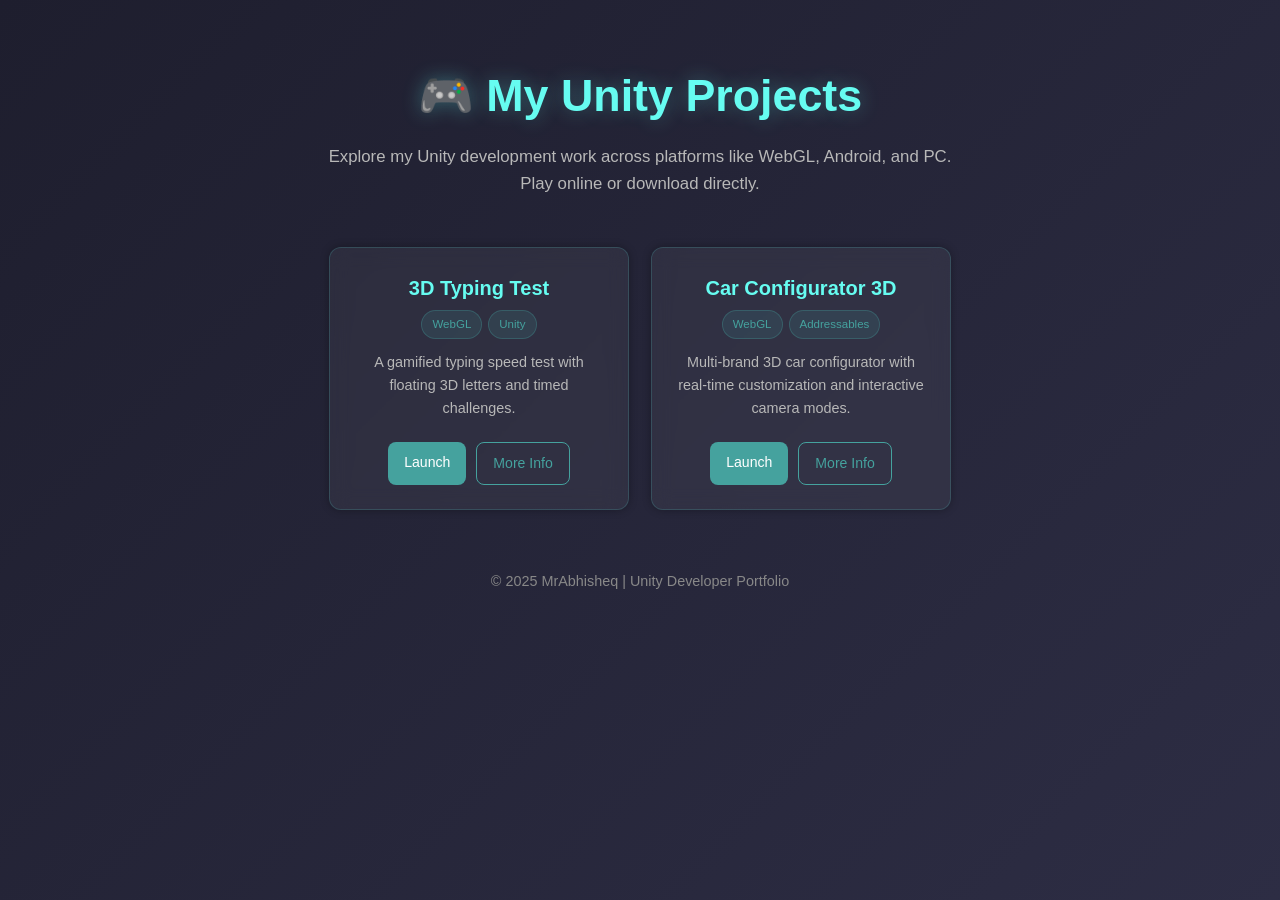
<file: index.html>
<!DOCTYPE html>
<html lang="en">
<head>
  <meta charset="UTF-8">
  <title>My Unity Projects | Portfolio</title>
  <meta name="viewport" content="width=device-width, initial-scale=1.0">
  <meta name="description" content="Unity developer portfolio featuring WebGL, Android, and PC projects.">
  <link rel="stylesheet" href="css/style.css">
</head>
<body>

  <div class="container">

    <div class="header">
      <h1>🎮 My Unity Projects</h1>
      <p class="subtitle">
        Explore my Unity development work across platforms like WebGL, Android, and PC.
        Play online or download directly.
      </p>
    </div>

    <div class="projects">

      <!-- Project: 3D Typing Test -->
      <div class="card">
        <h2>3D Typing Test</h2>
        <div class="tags">
          <span class="tag">WebGL</span>
          <span class="tag">Unity</span>
        </div>
        <p class="tagline">A gamified typing speed test with floating 3D letters and timed challenges.</p>
        <div class="buttons">
          <a class="btn" href="https://mrabhisheq.github.io/Simple-3DTypingTest/" target="_blank">Launch</a>
          <a class="btn btn-outline" href="ProjectInfo/3d-typing-test.html">More Info</a>
        </div>
      </div>

      <!-- Project: Car Configurator 3D -->
      <div class="card">
        <h2>Car Configurator 3D</h2>
        <div class="tags">
          <span class="tag">WebGL</span>
          <span class="tag">Addressables</span>
        </div>
        <p class="tagline">Multi-brand 3D car configurator with real-time customization and interactive camera modes.</p>
        <div class="buttons">
          <a class="btn" href="https://example.com/CarConfigurator3D" target="_blank">Launch</a>
          <a class="btn btn-outline" href="ProjectInfo/car-configurator-3d.html">More Info</a>
        </div>
      </div>

      <!--
        =========================================================
        HIDDEN PROJECT TEMPLATE — copy this block for new projects
        1. Duplicate the <div class="card"> ... </div> block below.
        2. Remove the surrounding comment tags on your copy.
        3. Update title, tags, tagline, links.
        4. Duplicate ProjectInfo/template.html, rename it, and edit content.
        =========================================================

      <div class="card">
        <h2>New Project Title</h2>
        <div class="tags">
          <span class="tag">Platform</span>
          <span class="tag">Tech</span>
        </div>
        <p class="tagline">Short one-line description of the project.</p>
        <div class="buttons">
          <a class="btn" href="LIVE_LINK_HERE" target="_blank">Launch</a>
          <a class="btn btn-outline" href="ProjectInfo/new-project.html">More Info</a>
        </div>
      </div>

      -->

    </div>

    <footer>
      © 2025 MrAbhisheq | Unity Developer Portfolio
    </footer>

  </div>

</body>
</html>
</file>
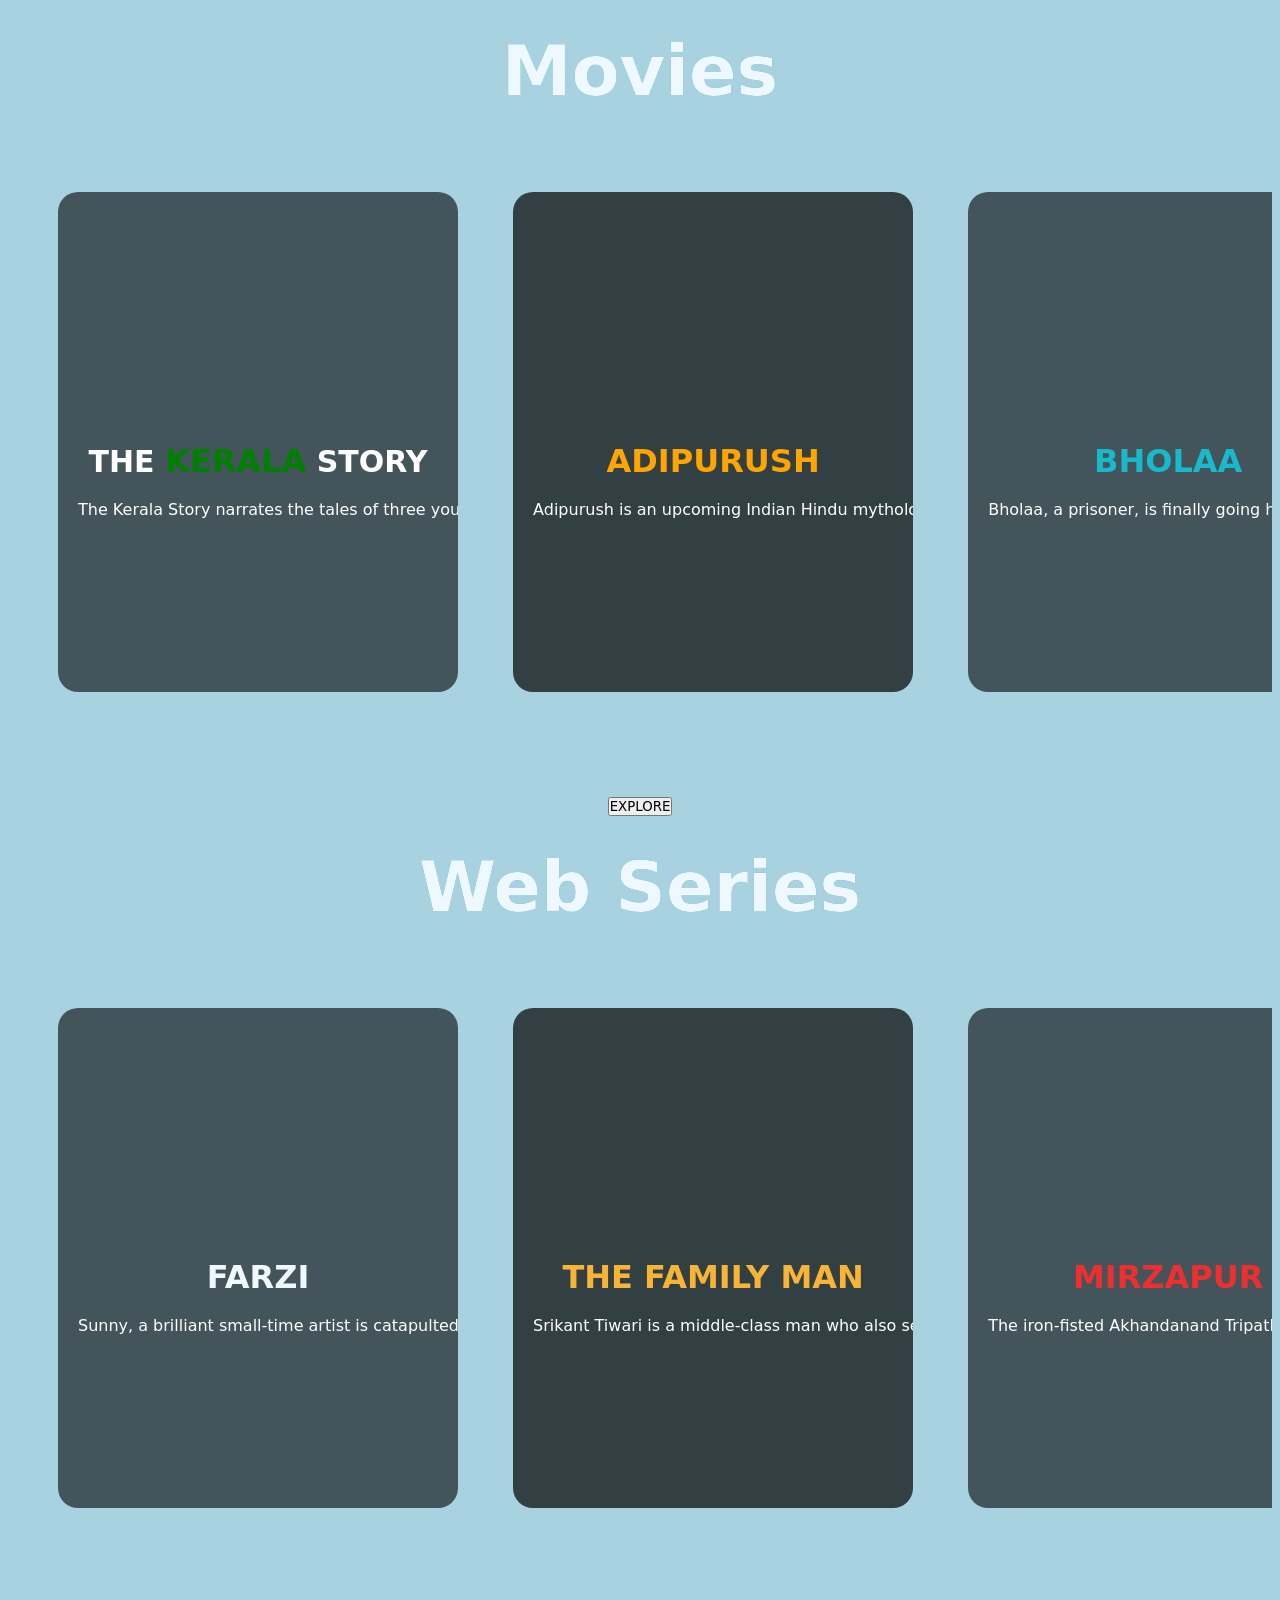
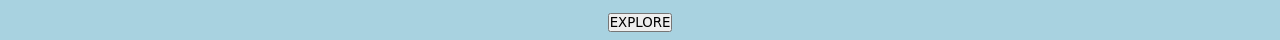
<file: cardLayout-web.html>
<!DOCTYPE html>
<html lang="en">
<head>
    <meta charset="UTF-8">
    <meta http-equiv="X-UA-Compatible" content="IE=edge">
    <meta name="viewport" content="width=device-width, initial-scale=0.1">
    <title>MovieFlix</title>
</head>

<style>
    body{
        background-color: #a8d2e0;
    }

    *{
        box-sizing: border-box;
        padding: 0;
        font-family: system-ui, -apple-system, BlinkMacSystemFont, 'Segoe UI', Roboto, Oxygen, Ubuntu, Cantarell, 'Open Sans', 'Helvetica Neue', sans-serif;
    }

    /* .movies{
        margin: 4px, 4px;
        padding: 4px;
        white-space: nowrap;
    } */

    .scroll{
        /* margin: 4px, 4px; */
        padding: 50px;
        overflow-x: scroll;
        overflow-y: hidden;
        white-space: nowrap;
    }
    .scroll::-webkit-scrollbar {
        display: none;
    }
    
    .heading{
        font-size: 70px;
        font-weight: bold;
        text-align: center;
        margin: 30px 0;
        background-image: linear-gradient(to right, #00b4db, #0083b0);
        background-clip: text;
        color: aliceblue;
    }

    .card{
        display: inline-block;
        height: 500px;
        width: 400px;
        padding: 20px;
        background-repeat: no-repeat;
        background-size: cover;
        background-position: center;
        /* background-color: black; */
        color: white;
        border-radius: 20px;
        margin-right: 50px;
        margin-bottom: 50px;
        overflow: hidden;
        overflow-y: auto;
    }
    .card::-webkit-scrollbar {
        display: none;
    }
    .card:hover{
        box-shadow: 0px 0px 20px 10px grey;
        transform: scale(1.03);
        transition: 0.2s;
    }
    .image{
        height: 200px;
        width: 200px;
        border-radius: 50%;
        background-repeat: no-repeat;
        background-position: center;
        background-size: cover;
        margin: auto;
    }
    /* .image:hover{
        box-shadow: 0px 0px 15px 3px white;
        transition: 0.2s;
    } */
    .card h2{
        text-transform: uppercase;
        text-align: center;
        font-size: 30px;
        margin: 30px 0 20px 0;
    }
    .card p{
        text-align: justify;
    }
    
    /* Card 1 Starts here */
    .card1{
        background-image: linear-gradient(rgba(0, 0, 0, 0.6),rgba(0, 0, 0, 0.6)), url("https://images.mid-day.com/images/images/2023/apr/kerala-story1_d.jpg");
    }
    .card1 .image1{
        background-image: url("https://images.mid-day.com/images/images/2023/apr/kerala-story1_d.jpg");
    }
    .card1 span{
        color: green;
        font-size: 32px
    }
    .card1 .image:hover{
        box-shadow: 0px 0px 30px 3px green;
        transition: 0.2s;
    }
  
    /* Card 2 Starts here  */
    .card2{
        background-image: linear-gradient(rgba(0, 0, 0, 0.7),rgba(0, 0, 0, 0.7)), url("https://upload.wikimedia.org/wikipedia/en/thumb/c/cf/Adipurush_poster.jpeg/220px-Adipurush_poster.jpeg");
    }
    .card2 .image1{
        background-image: url("https://assetscdn1.paytm.com/images/cinema/Gallery-image_5-bf762f60-e317-11ed-8235-2bfd8cec2fc6.jpg");
        background-position: top;
    }
    .card2 span{
        color: orange;
        font-size: 32px
    }
    .card2 .image:hover{
        box-shadow: 0px 0px 30px 3px orange;
        transition: 0.2s;
    }

    /* Card 3 Starts here  */
    .card3{
        background-image: linear-gradient(rgba(0, 0, 0, 0.6),rgba(0, 0, 0, 0.6)), url("https://upload.wikimedia.org/wikipedia/en/thumb/e/e1/Bholaa_film_poster.jpg/220px-Bholaa_film_poster.jpg");
    }
    .card3 .image1{
        background-image: url("https://images.news18.com/ibnlive/uploads/2023/03/ajay-devgn-bholaa-review.jpg");
        background-size: 340px;
        background-position: top;
    }
    .card3 span{
        color: rgb(23, 185, 203);
        font-size: 32px
    }
    .card3 .image:hover{
        box-shadow: 0px 0px 30px 3px rgb(23, 185, 203);
        transition: 0.2s;
    }

    /* Card 4 Starts here  */
    .cardws4{
        background-image: linear-gradient(rgba(0, 0, 0, 0.7),rgba(0, 0, 0, 0.7)), url("https://m.media-amazon.com/images/M/MV5BZDkxODJmNDktZDcxMy00MGJkLWI3NzEtNzVkYTdkZWI0ZmVkXkEyXkFqcGdeQXVyNDY4NjAxNTc@._V1_.jpg");
    }
    .cardws4 .image1{
        background-image: url("https://static.toiimg.com/photo/msid-91662630/91662630.jpg?15400");
    }
    .cardws4 span{
        color: rgba(253, 8, 0, 0.789);
        font-size: 32px
    }
    .cardws4 .image:hover{
        box-shadow: 0px 0px 30px 3px rgb(184, 113, 7);
        transition: 0.2s;
    }

    /* Card 5 Starts here  */
    .card5{
        background-image: linear-gradient(rgba(0, 0, 0, 0.75),rgba(0, 0, 0, 0.75)), url("https://m.media-amazon.com/images/M/MV5BNzdiYzMyZjktODRhOC00OWM1LWI4NWUtNTlkNjRjM2RkMjM5XkEyXkFqcGdeQXVyOTI3MzI4MzA@._V1_.jpg");
    }
    .card5 .image1{
        background-image: url("https://www.bollywoodhungama.com/wp-content/uploads/2022/10/Kartik-Aaryan-unveils-his-stunning-look-in-620.jpg");
    }
    .card5 span{
        color: rgb(181, 179, 179);
        font-size: 32px
    }
    .card5 .image:hover{
        box-shadow: 0px 0px 30px 3px grey;
        transition: 0.2s;
    }

    /* Card 6 Starts here  */
    .card6{
        background-image: linear-gradient(rgba(0, 0, 0, 0.6),rgba(0, 0, 0, 0.6)), url("https://www.internationalnewsandviews.com/wp-content/uploads/2022/10/PATHANPOSTER-696x1225.jpg");
        background-position-y: -35px;
    }
    .card6 .image1{
        background-image: url("https://filmfare.wwmindia.com/content/2022/dec/pathaan11669878737.jpg");
    }
    .card6 span{
        color: rgb(217, 192, 139);
        font-size: 32px
    }
    .card6 .image:hover{
        box-shadow: 0px 0px 30px 3px rgb(217, 192, 139);
        transition: 0.2s;
    }

    /* Card 1 Starts here */
    .cardws1{
        background-image: linear-gradient(rgba(0, 0, 0, 0.6),rgba(0, 0, 0, 0.6)), url("https://m.media-amazon.com/images/M/MV5BNThlNGZjZDQtYzJjMi00MzM4LWFkNjctNDMwZmFjNWJkM2I4XkEyXkFqcGdeQXVyMTUzNTgzNzM0._V1_FMjpg_UX1000_.jpg");
    }
    .cardws1 .image1{
        background-image: url("https://upload.wikimedia.org/wikipedia/en/d/d2/Farzi.jpeg");
    }
    .cardws1 span{
        color: aliceblue;
        font-size: 32px
    }
    .cardws1 .image:hover{
        box-shadow: 0px 0px 30px 3px #c3c88a;
        transition: 0.2s;
    }
  
    /* Card 2 Starts here  */
    .cardws2{
        background-image: linear-gradient(rgba(0, 0, 0, 0.7),rgba(0, 0, 0, 0.7)), url("https://wallpaperaccess.com/full/6042443.jpg");
    }
    .cardws2 .image1{
        background-image: url("https://m.media-amazon.com/images/M/MV5BMzRjZWVmMzItNTdmYS00OWEzLTgyOGUtNThiNTU2ZThlYjY0XkEyXkFqcGdeQXVyMTIxMDk2NDE4._V1_.jpg");
        background-position-y: -40px;
    }
    .cardws2 span{
        color: rgb(247, 180, 55);
        font-size: 32px
    }
    .cardws2 .image:hover{
        box-shadow: 0px 0px 30px 3px rgb(237, 165, 30);
        transition: 0.2s;
    }

    /* Card 3 Starts here  */
    .cardws3{
        background-image: linear-gradient(rgba(0, 0, 0, 0.6),rgba(0, 0, 0, 0.6)), url("https://m.media-amazon.com/images/M/MV5BMjEzNzMwNjAzMl5BMl5BanBnXkFtZTgwMTI4MzY3NjM@._V1_.jpg");
    }
    .cardws3 .image1{
        background-image: url("https://www.iwmbuzz.com/wp-content/uploads/2020/02/all-you-need-to-know-about-mirzapur-season-2.jpg");
        background-size: cover;
        background-position-x: -130px;
    }
    .cardws3 span{
        color: rgb(237, 47, 47);
        font-size: 32px
    }
    .cardws3 .image:hover{
        box-shadow: 0px 0px 30px 3px rgb(244, 43, 43);
        transition: 0.2s;
    }

    /* Card 4 Starts here  */
    .card4{
        background-image: linear-gradient(rgba(0, 0, 0, 0.7),rgba(0, 0, 0, 0.7)), url("https://upload.wikimedia.org/wikipedia/en/3/3a/Selfiee_film.jpg");
    }
    .card4 .image1{
        background-image: url("https://m.media-amazon.com/images/M/MV5BZmMwOGFkYzgtODY0ZC00ZDJiLWE5MDUtNWFjNWEyZWMxMTM1XkEyXkFqcGdeQXVyMTMzNzIyNDc1._V1_.jpg");
    }
    .card4 span{
        color: yellow;
        font-size: 32px
    }
    .card4 .image:hover{
        box-shadow: 0px 0px 30px 3px yellow;
        transition: 0.2s;
    }

    /* Card 5 Starts here  */
    .card5{
        background-image: linear-gradient(rgba(0, 0, 0, 0.75),rgba(0, 0, 0, 0.75)), url("https://m.media-amazon.com/images/M/MV5BNzdiYzMyZjktODRhOC00OWM1LWI4NWUtNTlkNjRjM2RkMjM5XkEyXkFqcGdeQXVyOTI3MzI4MzA@._V1_.jpg");
    }
    .card5 .image1{
        background-image: url("https://www.bollywoodhungama.com/wp-content/uploads/2022/10/Kartik-Aaryan-unveils-his-stunning-look-in-620.jpg");
    }
    .card5 span{
        color: rgb(181, 179, 179);
        font-size: 32px
    }
    .card5 .image:hover{
        box-shadow: 0px 0px 30px 3px grey;
        transition: 0.2s;
    }

    /* Card 6 Starts here  */
    .card6{
        background-image: linear-gradient(rgba(0, 0, 0, 0.6),rgba(0, 0, 0, 0.6)), url("https://www.internationalnewsandviews.com/wp-content/uploads/2022/10/PATHANPOSTER-696x1225.jpg");
        background-position-y: -35px;
    }
    .card6 .image1{
        background-image: url("https://filmfare.wwmindia.com/content/2022/dec/pathaan11669878737.jpg");
    }
    .card6 span{
        color: rgb(217, 192, 139);
        font-size: 32px
    }
    .card6 .image:hover{
        box-shadow: 0px 0px 30px 3px rgb(217, 192, 139);
        transition: 0.2s;
    }

</style>

<body>
    <center>
        <h1 class="heading">Movies</h1>
        <div class="movies scroll">
            <div class=" card card1">
                <div class="image image1"></div>
                <h2>the <span>kerala</span> story</h2>
                <p>
                    The Kerala Story narrates the tales of three young girls from various regions of Kerala, with the primary focus on the story of Shalini, who is abducted and subsequently converted to Islam. Shalini is then radicalized. and compelled to join ISIS as a terrorist.
                </p>

            </div>

            <div class="card card2">
                <div class="image image1"></div>
                <h2><span>Adipurush</span></h2>
                <p>
                    Adipurush is an upcoming Indian Hindu mythological film based on the Hindu epic Ramayana. The film is written and directed by Om Raut and produced by T-Series and Retrophiles. Shot simultaneously in Hindi and Telugu languages.
                </p>
            </div>

            <div class="card card3">
                <div class="image image1"></div>
                <h2><span>Bholaa</span></h2>
                <p>
                    Bholaa, a prisoner, is finally going home after 10 years of imprisonment to meet his young daughter. His journey gets difficult when he is arrested mid-way. At first, he is not aware of the grave situation he has got himself into but after a crazy incident takes place, he must travel a pathway full of crazy obstacles with death lurking around every corner.
                </p>
            </div>

            <div class="card card4">
                <div class="image image1"></div>
                <h2><span>Selfiee</span></h2>
                <p>
                    Selfiee is the Hindi remake of the 2019 Malayalam-language comedy Driving License that follows famous actor Prithviraj Sukumaran (Hareendran) who needs to renew his driver's license, and runs across a fan in the motor vehicle agent. A series of misunderstandings cause many a problem.
                </p>
            </div>

            <div class="card card5">
                <div class="image image1"></div>
                <h2><span>Freddy</span></h2>
                <p>
                    The story of Dr Freddy Ginwala, a shy, loner, and socially awkward individual who enjoys playing with his model aeroplanes, is the main character in Freddy. Hardy, his pet turtle, is his only buddy. In this thriller, Aaryan is portraying a grey character for the first time in his acting career. He portrays the title character, a dentist who also works as a killer.
                </p>
            </div>

            <div class="card card6">
                <div class="image image1"></div>
                <h2><span>Pathaan</span></h2>
                <p>
                    Pathaan, a RAW field agent who went missing for three years and had no trace of him until terrorists captured him in his last mission. They torture him in an attempt to acquire the information, but he ultimately cuts himself loose and flees the enemies' clutches. On the other end of the story, Deepika Padukone, as a secret agent, is hunting a drug kingpin named Shabir Ansari, portrayed by John Abraham, but is unable to find any leads.
                </p>
            </div>
        </div>
        <span class="explore"><button class="explore-button">EXPLORE</button></span>
        <!-- %%%%%%%%%%%%%%%%%%%%%%%%%%%%%%%%%%%%%%%%%%%%%%%%%%%%%%%%%%%%%%%%%%%%%%%%%%% -->
        <h1 class="heading">Web Series</h1>
        <div class="web-series scroll">
            <div class=" card cardws1">
                <div class="image image1"></div>
                <h2><span>Farzi</span></h2>
                <p>
                    Sunny, a brilliant small-time artist is catapulted into the high-stakes world of counterfeiting when he creates the perfect fake currency note, even as Michael, a fiery, unorthodox task force officer wants to rid the country of the counterfeiting menace. In this thrilling cat-and-mouse race, losing is not an option!
                </p>

            </div>

            <div class="card cardws2">
                <div class="image image1"></div>
                <h2><span>The Family Man</span></h2>
                <p>
                    Srikant Tiwari is a middle-class man who also serves as a world-class spy; he tries to balance his familial responsibilities with those at the highly secretive special cell of the National Intelligence Agency.
                </p>
            </div>

            <div class="card cardws3">
                <div class="image image1"></div>
                <h2><span>Mirzapur</span></h2>
                <p>
                    The iron-fisted Akhandanand Tripathi is a millionaire carpet exporter and the mafia don of Mirzapur. His son, Munna, is an unworthy, power hungry heir who will stop at nothing to inherit his father's legacy. An incident at a wedding procession forces him to cross paths with Ramakant Pandit, an upstanding lawyer, and his sons, Guddu and Bablu.
                </p>
            </div>

            <div class="card cardws4">
                <div class="image image1"></div>
                <h2><span>Panchayat</span></h2>
                <p>
                    Panchayat is a comedy-drama, which captures the journey of an engineering graduate Abhishek, who for lack of a better job option joins as secretary of a panchayat office in a remote village of Uttar Pradesh. Stuck between crazy villagers and a difficult village lifestyle Abhishek starts his job with the sole motivation of getting out of there as soon as possible, for which he even prepares for CAT.
                </p>
            </div>

            <div class="card cardws5">
                <div class="image image1"></div>
                <h2><span>Freddy</span></h2>
                <p>
                    The story of Dr Freddy Ginwala, a shy, loner, and socially awkward individual who enjoys playing with his model aeroplanes, is the main character in Freddy. Hardy, his pet turtle, is his only buddy. In this thriller, Aaryan is portraying a grey character for the first time in his acting career. He portrays the title character, a dentist who also works as a killer.
                </p>
            </div>

            <div class="card cardws6">
                <div class="image image1"></div>
                <h2><span>Pathaan</span></h2>
                <p>
                    Pathaan, a RAW field agent who went missing for three years and had no trace of him until terrorists captured him in his last mission. They torture him in an attempt to acquire the information, but he ultimately cuts himself loose and flees the enemies' clutches. On the other end of the story, Deepika Padukone, as a secret agent, is hunting a drug kingpin named Shabir Ansari, portrayed by John Abraham, but is unable to find any leads.
                </p>
            </div>
        </div>
        <span class="explore"><button class="explore-button">EXPLORE</button></span>
    </center>
</body>
</html>
</file>
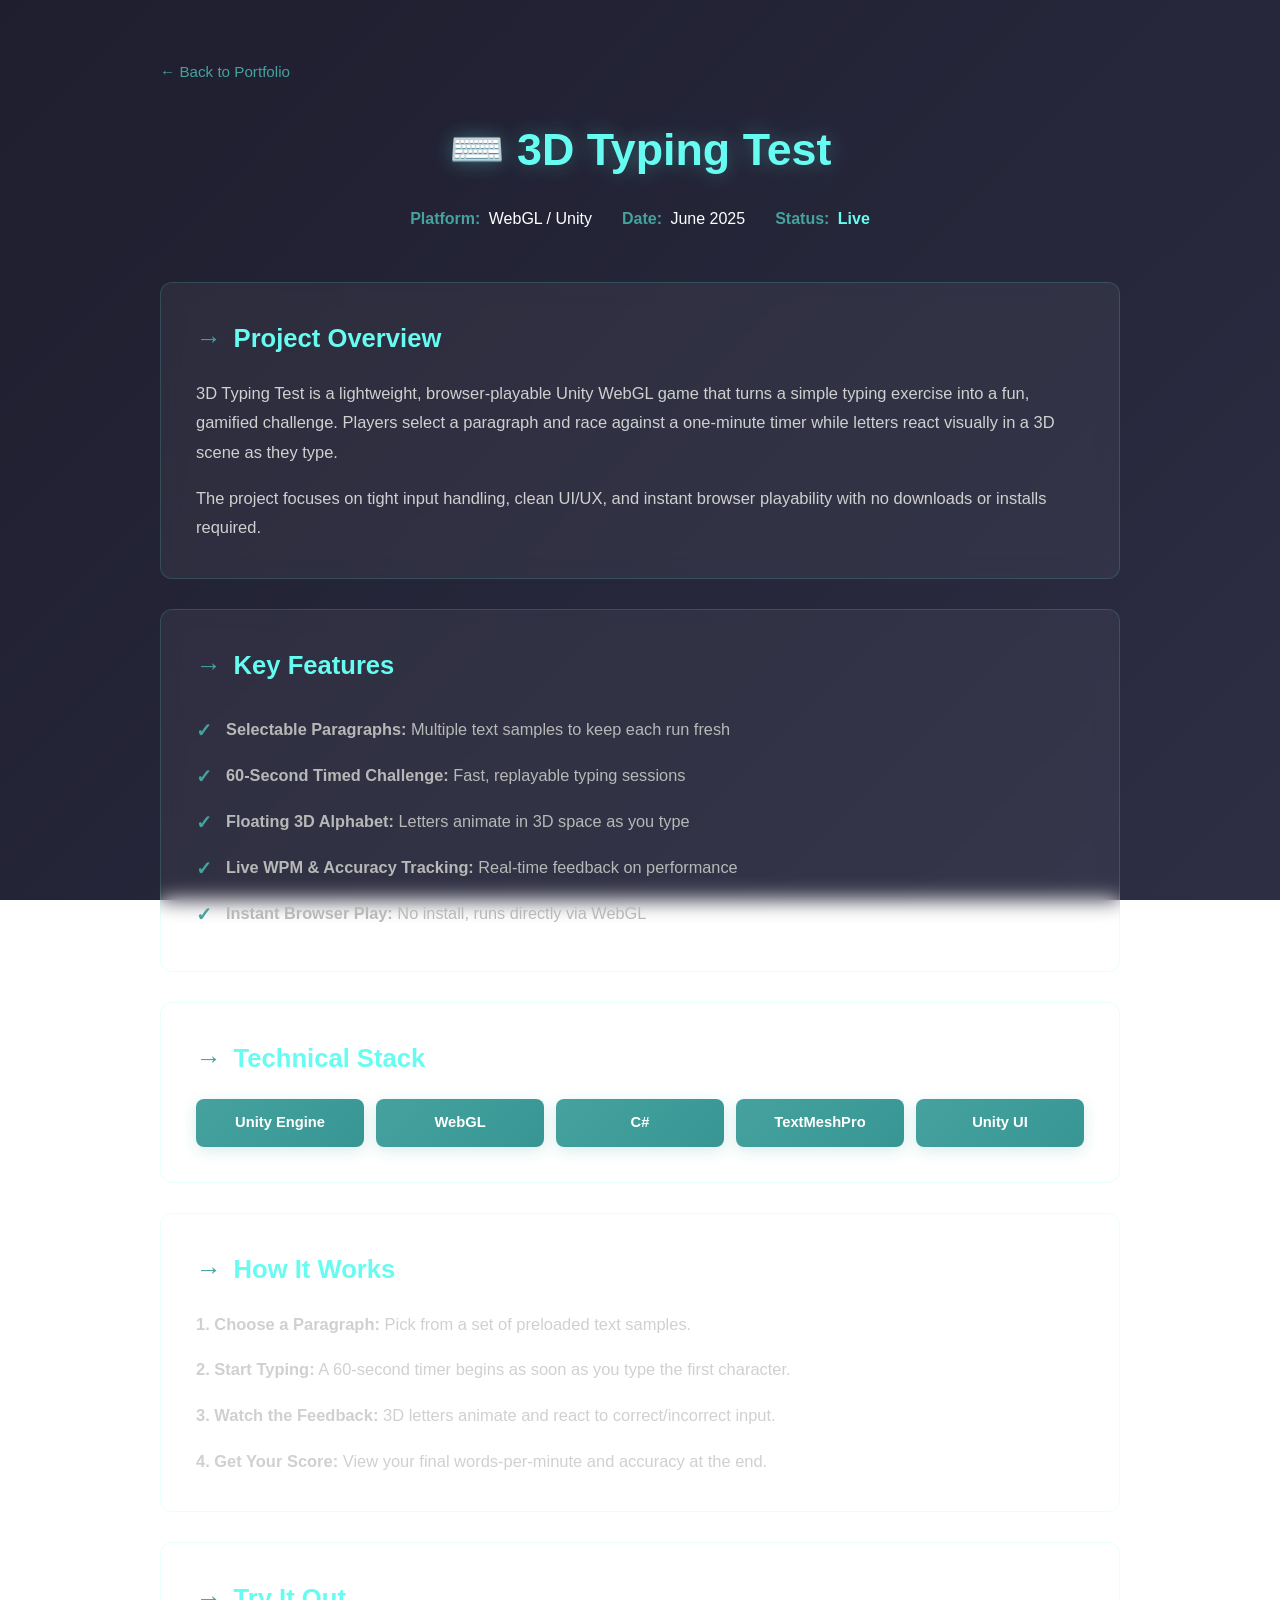
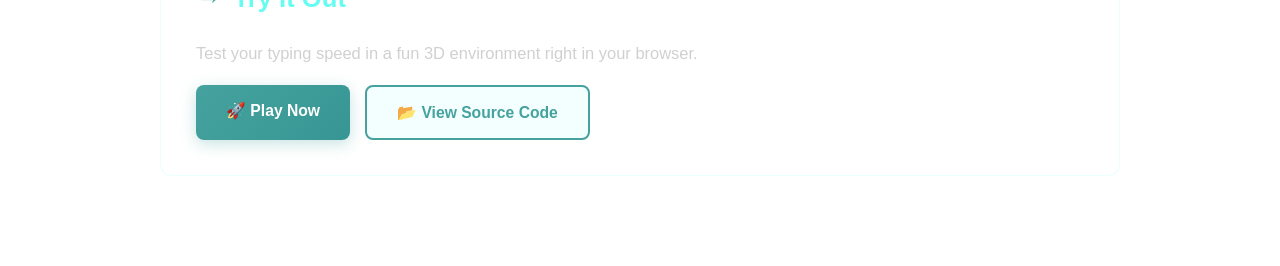
<file: ProjectInfo/3d-typing-test.html>
<!DOCTYPE html>
<html lang="en">
<head>
  <meta charset="UTF-8">
  <title>3D Typing Test - Project Info</title>
  <meta name="viewport" content="width=device-width, initial-scale=1.0">
  <link rel="stylesheet" href="../css/style.css">
</head>
<body>

  <div class="container">
    <div class="breadcrumb">
      <a href="../index.html">← Back to Portfolio</a>
    </div>

    <div class="header">
      <h1>⌨️ 3D Typing Test</h1>
      <div class="meta-info">
        <div class="meta-item"><span class="meta-label">Platform:</span> WebGL / Unity</div>
        <div class="meta-item"><span class="meta-label">Date:</span> June 2025</div>
        <div class="meta-item"><span class="meta-label">Status:</span> <span class="status-live">Live</span></div>
      </div>
    </div>

    <div class="section">
      <h2>Project Overview</h2>
      <p class="description">
        3D Typing Test is a lightweight, browser-playable Unity WebGL game that turns a simple
        typing exercise into a fun, gamified challenge. Players select a paragraph and race
        against a one-minute timer while letters react visually in a 3D scene as they type.
      </p>
      <p class="description">
        The project focuses on tight input handling, clean UI/UX, and instant browser
        playability with no downloads or installs required.
      </p>
    </div>

    <div class="section">
      <h2>Key Features</h2>
      <ul class="feature-list">
        <li><strong>Selectable Paragraphs:</strong> Multiple text samples to keep each run fresh</li>
        <li><strong>60-Second Timed Challenge:</strong> Fast, replayable typing sessions</li>
        <li><strong>Floating 3D Alphabet:</strong> Letters animate in 3D space as you type</li>
        <li><strong>Live WPM & Accuracy Tracking:</strong> Real-time feedback on performance</li>
        <li><strong>Instant Browser Play:</strong> No install, runs directly via WebGL</li>
      </ul>
    </div>

    <div class="section">
      <h2>Technical Stack</h2>
      <div class="tech-stack">
        <div class="tech-badge">Unity Engine</div>
        <div class="tech-badge">WebGL</div>
        <div class="tech-badge">C#</div>
        <div class="tech-badge">TextMeshPro</div>
        <div class="tech-badge">Unity UI</div>
      </div>
    </div>

    <div class="section">
      <h2>How It Works</h2>
      <p class="description"><strong>1. Choose a Paragraph:</strong> Pick from a set of preloaded text samples.</p>
      <p class="description"><strong>2. Start Typing:</strong> A 60-second timer begins as soon as you type the first character.</p>
      <p class="description"><strong>3. Watch the Feedback:</strong> 3D letters animate and react to correct/incorrect input.</p>
      <p class="description"><strong>4. Get Your Score:</strong> View your final words-per-minute and accuracy at the end.</p>
    </div>

    <div class="section">
      <h2>Try It Out</h2>
      <p class="description">Test your typing speed in a fun 3D environment right in your browser.</p>
      <div class="button-group">
        <a class="button" href="https://mrabhisheq.github.io/Simple-3DTypingTest/" target="_blank">🚀 Play Now</a>
        <a class="button button-secondary" href="https://github.com/MrAbhisheq" target="_blank">📂 View Source Code</a>
      </div>
    </div>

  </div>

</body>
</html>
</file>
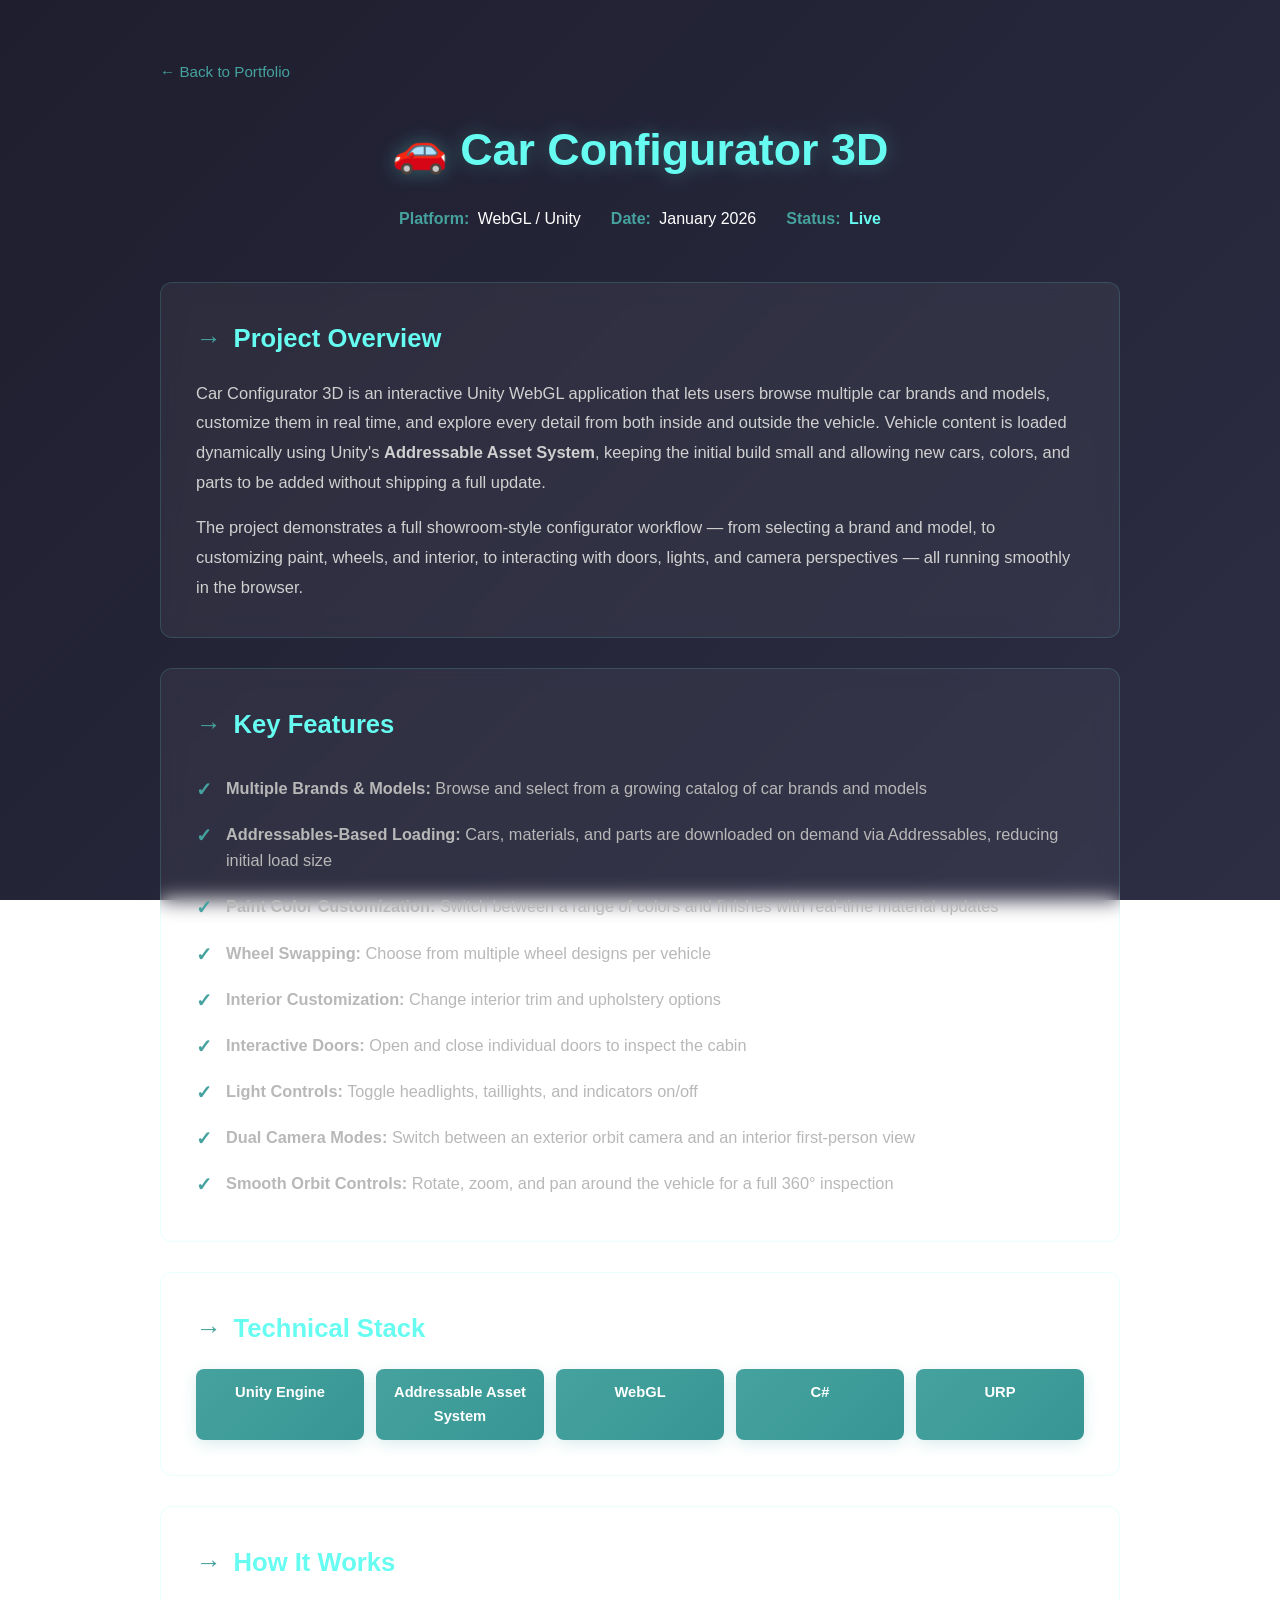
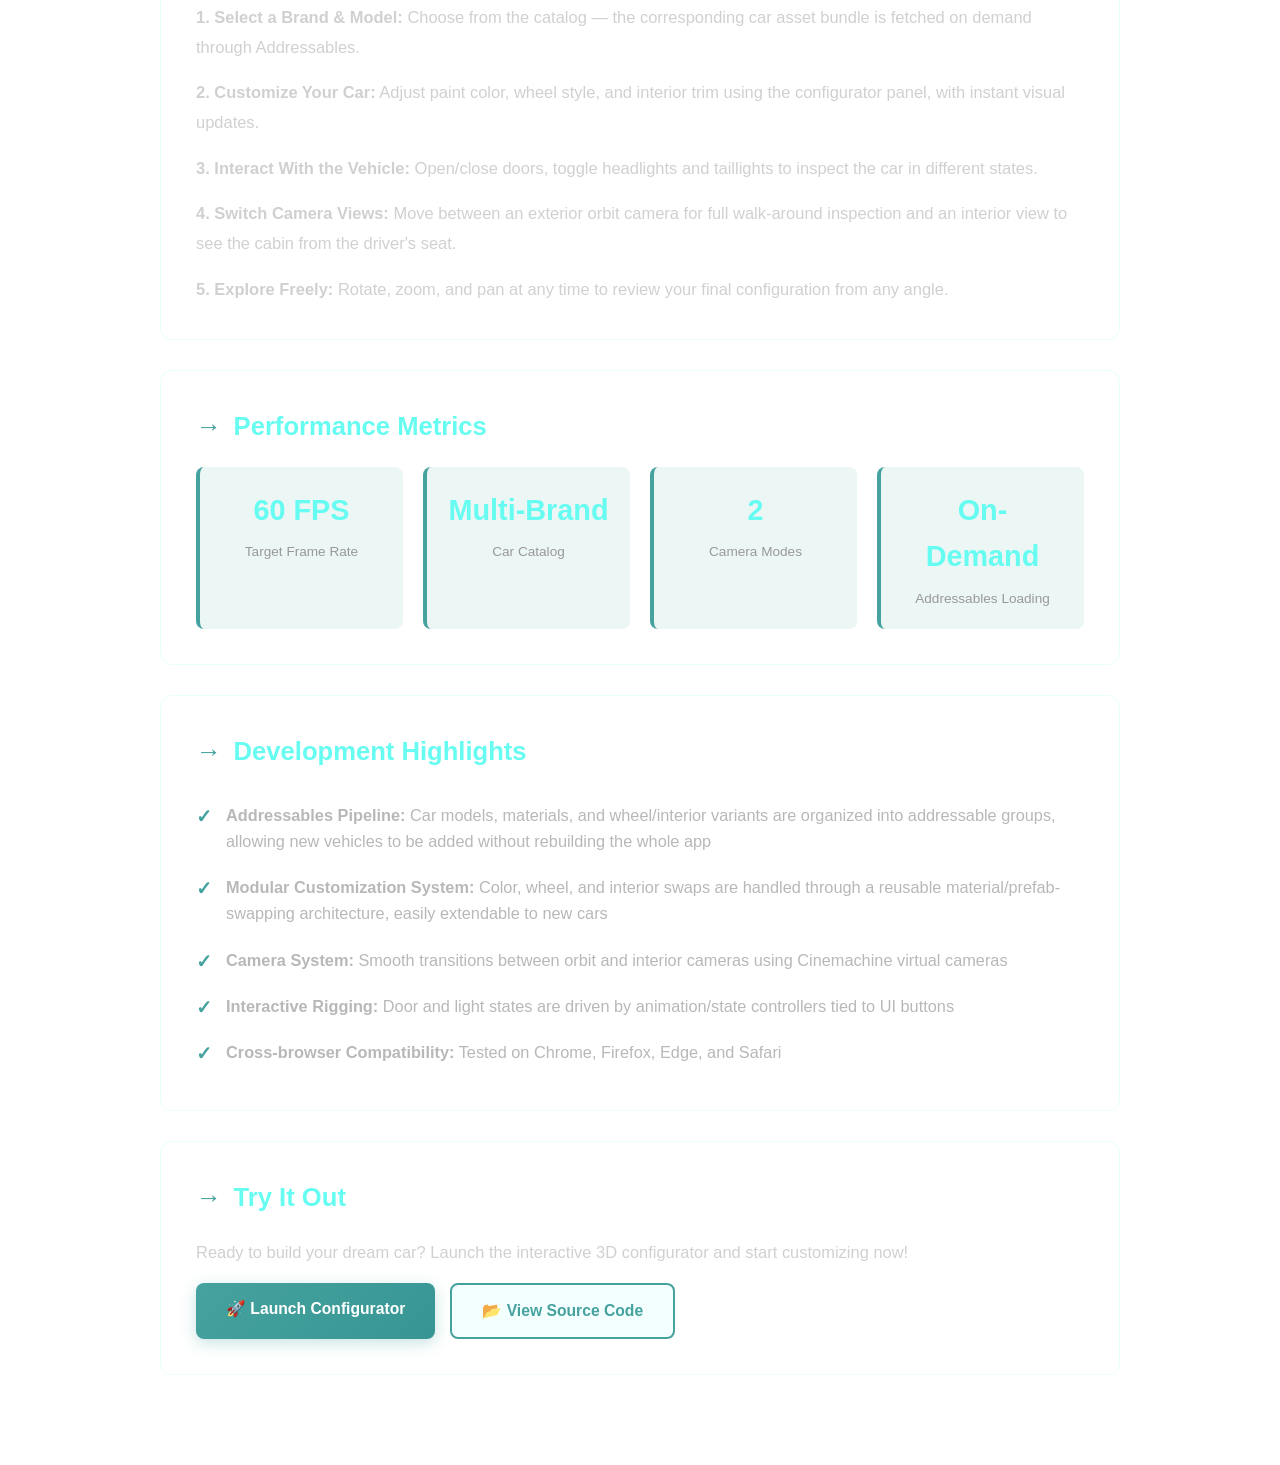
<file: ProjectInfo/car-configurator-3d.html>
<!DOCTYPE html>
<html lang="en">
<head>
  <meta charset="UTF-8">
  <title>Car Configurator 3D - Project Info</title>
  <meta name="viewport" content="width=device-width, initial-scale=1.0">
  <link rel="stylesheet" href="../css/style.css">
</head>
<body>

  <div class="container">
    <div class="breadcrumb">
      <a href="../index.html">← Back to Portfolio</a>
    </div>

    <div class="header">
      <h1>🚗 Car Configurator 3D</h1>
      <div class="meta-info">
        <div class="meta-item"><span class="meta-label">Platform:</span> WebGL / Unity</div>
        <div class="meta-item"><span class="meta-label">Date:</span> January 2026</div>
        <div class="meta-item"><span class="meta-label">Status:</span> <span class="status-live">Live</span></div>
      </div>
    </div>

    <div class="section">
      <h2>Project Overview</h2>
      <p class="description">
        Car Configurator 3D is an interactive Unity WebGL application that lets users browse
        multiple car brands and models, customize them in real time, and explore every detail
        from both inside and outside the vehicle. Vehicle content is loaded dynamically using
        Unity's <strong>Addressable Asset System</strong>, keeping the initial build small and
        allowing new cars, colors, and parts to be added without shipping a full update.
      </p>
      <p class="description">
        The project demonstrates a full showroom-style configurator workflow — from selecting a
        brand and model, to customizing paint, wheels, and interior, to interacting with doors,
        lights, and camera perspectives — all running smoothly in the browser.
      </p>
    </div>

    <div class="section">
      <h2>Key Features</h2>
      <ul class="feature-list">
        <li><strong>Multiple Brands & Models:</strong> Browse and select from a growing catalog of car brands and models</li>
        <li><strong>Addressables-Based Loading:</strong> Cars, materials, and parts are downloaded on demand via Addressables, reducing initial load size</li>
        <li><strong>Paint Color Customization:</strong> Switch between a range of colors and finishes with real-time material updates</li>
        <li><strong>Wheel Swapping:</strong> Choose from multiple wheel designs per vehicle</li>
        <li><strong>Interior Customization:</strong> Change interior trim and upholstery options</li>
        <li><strong>Interactive Doors:</strong> Open and close individual doors to inspect the cabin</li>
        <li><strong>Light Controls:</strong> Toggle headlights, taillights, and indicators on/off</li>
        <li><strong>Dual Camera Modes:</strong> Switch between an exterior orbit camera and an interior first-person view</li>
        <li><strong>Smooth Orbit Controls:</strong> Rotate, zoom, and pan around the vehicle for a full 360° inspection</li>
      </ul>
    </div>

    <div class="section">
      <h2>Technical Stack</h2>
      <div class="tech-stack">
        <div class="tech-badge">Unity Engine</div>
        <div class="tech-badge">Addressable Asset System</div>
        <div class="tech-badge">WebGL</div>
        <div class="tech-badge">C#</div>
        <div class="tech-badge">URP</div>
      </div>
    </div>

    <div class="section">
      <h2>How It Works</h2>
      <p class="description"><strong>1. Select a Brand & Model:</strong> Choose from the catalog — the corresponding car asset bundle is fetched on demand through Addressables.</p>
      <p class="description"><strong>2. Customize Your Car:</strong> Adjust paint color, wheel style, and interior trim using the configurator panel, with instant visual updates.</p>
      <p class="description"><strong>3. Interact With the Vehicle:</strong> Open/close doors, toggle headlights and taillights to inspect the car in different states.</p>
      <p class="description"><strong>4. Switch Camera Views:</strong> Move between an exterior orbit camera for full walk-around inspection and an interior view to see the cabin from the driver's seat.</p>
      <p class="description"><strong>5. Explore Freely:</strong> Rotate, zoom, and pan at any time to review your final configuration from any angle.</p>
    </div>

    <div class="section">
      <h2>Performance Metrics</h2>
      <div class="stats">
        <div class="stat-box">
          <div class="stat-value">60 FPS</div>
          <div class="stat-label">Target Frame Rate</div>
        </div>
        <div class="stat-box">
          <div class="stat-value">Multi-Brand</div>
          <div class="stat-label">Car Catalog</div>
        </div>
        <div class="stat-box">
          <div class="stat-value">2</div>
          <div class="stat-label">Camera Modes</div>
        </div>
        <div class="stat-box">
          <div class="stat-value">On-Demand</div>
          <div class="stat-label">Addressables Loading</div>
        </div>
      </div>
    </div>

    <div class="section">
      <h2>Development Highlights</h2>
      <ul class="feature-list">
        <li><strong>Addressables Pipeline:</strong> Car models, materials, and wheel/interior variants are organized into addressable groups, allowing new vehicles to be added without rebuilding the whole app</li>
        <li><strong>Modular Customization System:</strong> Color, wheel, and interior swaps are handled through a reusable material/prefab-swapping architecture, easily extendable to new cars</li>
        <li><strong>Camera System:</strong> Smooth transitions between orbit and interior cameras using Cinemachine virtual cameras</li>
        <li><strong>Interactive Rigging:</strong> Door and light states are driven by animation/state controllers tied to UI buttons</li>
        <li><strong>Cross-browser Compatibility:</strong> Tested on Chrome, Firefox, Edge, and Safari</li>
      </ul>
    </div>

    <div class="section">
      <h2>Try It Out</h2>
      <p class="description">
        Ready to build your dream car? Launch the interactive 3D configurator and start customizing now!
      </p>
      <div class="button-group">
        <a class="button" href="https://mrabhisheq.github.io/CarConfigurator3D" target="_blank">🚀 Launch Configurator</a>
        <a class="button button-secondary" href="https://github.com/MrAbhisheq" target="_blank">📂 View Source Code</a>
      </div>
    </div>

  </div>

</body>
</html>
</file>
<file: css/style.css>
/* ===== Root Variables ===== */
:root {
  --bg-dark: #121212;
  --bg-gradient: linear-gradient(135deg, #1e1e2e 0%, #2d2d44 100%);
  --card-bg: rgba(255, 255, 255, 0.05);
  --border-color: rgba(102, 252, 241, 0.15);
  --accent: #66fcf1;
  --accent-2: #45a29e;
  --accent-2-dark: #379694;
  --text-main: #ffffff;
  --text-muted: #b8b8b8;
  --text-faint: #888;
  --radius: 12px;
}

* {
  margin: 0;
  padding: 0;
  box-sizing: border-box;
}

body {
  font-family: 'Segoe UI', Tahoma, Geneva, Verdana, sans-serif;
  background: var(--bg-gradient);
  background-attachment: fixed;
  color: var(--text-main);
  line-height: 1.6;
  min-height: 100vh;
}

a { color: var(--accent-2); }
a:hover { color: var(--accent); }

/* ===== Layout ===== */
.container {
  max-width: 1000px;
  margin: 0 auto;
  padding: 60px 20px;
}

/* ===== Header (shared hero style) ===== */
.header {
  text-align: center;
  margin-bottom: 50px;
  animation: slideDown 0.8s ease-out;
}

.header h1 {
  font-size: 2.8rem;
  color: var(--accent);
  margin-bottom: 12px;
  text-shadow: 0 0 20px rgba(102, 252, 241, 0.3);
}

.header .subtitle {
  font-size: 1.05rem;
  color: var(--text-muted);
  max-width: 650px;
  margin: 0 auto;
}

/* ===== Meta info row (used in project info pages) ===== */
.meta-info {
  display: flex;
  justify-content: center;
  gap: 30px;
  margin-top: 20px;
  flex-wrap: wrap;
}

.meta-item { font-size: 1rem; }
.meta-label { color: var(--accent-2); font-weight: 600; margin-right: 4px; }
.status-live { color: var(--accent); font-weight: 600; }
.status-progress { color: #f1c40f; font-weight: 600; }

/* ===== Breadcrumb ===== */
.breadcrumb {
  margin-bottom: 30px;
  font-size: 0.95rem;
}
.breadcrumb a { text-decoration: none; }

/* ===== Section blocks (project info pages) ===== */
.section {
  background: var(--card-bg);
  backdrop-filter: blur(10px);
  border: 1px solid var(--border-color);
  border-radius: var(--radius);
  padding: 35px;
  margin-bottom: 30px;
  animation: fadeIn 1s ease-out;
}

.section h2 {
  font-size: 1.6rem;
  color: var(--accent);
  margin-bottom: 20px;
  display: flex;
  align-items: center;
  gap: 12px;
}

.section h2::before {
  content: "→";
  color: var(--accent-2);
}

.description {
  font-size: 1.03rem;
  color: #d0d0d0;
  line-height: 1.8;
  margin-bottom: 16px;
}
.description:last-child { margin-bottom: 0; }

ul.feature-list { list-style: none; }

ul.feature-list li {
  padding: 10px 0 10px 30px;
  position: relative;
  color: var(--text-muted);
  font-size: 1.02rem;
}

ul.feature-list li::before {
  content: "✓";
  position: absolute;
  left: 0;
  color: var(--accent-2);
  font-weight: bold;
  font-size: 1.2rem;
}

/* ===== Tech badges ===== */
.tech-stack {
  display: grid;
  grid-template-columns: repeat(auto-fit, minmax(150px, 1fr));
  gap: 12px;
  margin-top: 10px;
}

.tech-badge {
  background: linear-gradient(135deg, var(--accent-2) 0%, var(--accent-2-dark) 100%);
  padding: 12px 18px;
  border-radius: 8px;
  text-align: center;
  font-weight: 600;
  font-size: 0.92rem;
  box-shadow: 0 4px 15px rgba(69, 162, 158, 0.2);
}

/* ===== Stats ===== */
.stats {
  display: grid;
  grid-template-columns: repeat(auto-fit, minmax(150px, 1fr));
  gap: 20px;
  margin-top: 10px;
}

.stat-box {
  background: rgba(69, 162, 158, 0.1);
  border-left: 4px solid var(--accent-2);
  padding: 20px;
  border-radius: 8px;
  text-align: center;
}

.stat-value { font-size: 1.8rem; color: var(--accent); font-weight: bold; }
.stat-label { color: #999; font-size: 0.85rem; margin-top: 8px; }

/* ===== Buttons ===== */
.button-group {
  display: flex;
  gap: 15px;
  margin-top: 10px;
  flex-wrap: wrap;
}

.button {
  display: inline-block;
  padding: 13px 30px;
  background: linear-gradient(135deg, var(--accent-2) 0%, var(--accent-2-dark) 100%);
  color: white;
  text-decoration: none;
  border-radius: 8px;
  font-weight: 600;
  font-size: 0.98rem;
  transition: all 0.3s ease;
  border: none;
  cursor: pointer;
  box-shadow: 0 4px 15px rgba(69, 162, 158, 0.3);
}

.button:hover {
  transform: translateY(-3px);
  box-shadow: 0 6px 20px rgba(69, 162, 158, 0.4);
  background: linear-gradient(135deg, var(--accent-2-dark) 0%, #2d7d78 100%);
}

.button-secondary {
  background: rgba(102, 252, 241, 0.08);
  border: 2px solid var(--accent-2);
  color: var(--accent-2);
  box-shadow: none;
}

.button-secondary:hover {
  background: rgba(102, 252, 241, 0.15);
  color: var(--accent);
}

/* ===== Home page project grid ===== */
.projects {
  display: flex;
  flex-wrap: wrap;
  gap: 22px;
  justify-content: center;
}

.card {
  background: var(--card-bg);
  backdrop-filter: blur(10px);
  border: 1px solid var(--border-color);
  padding: 24px;
  border-radius: var(--radius);
  width: 300px;
  text-align: center;
  transition: transform 0.3s, box-shadow 0.3s;
  box-shadow: 0 0 8px rgba(0,0,0,0.3);
  display: flex;
  flex-direction: column;
}

.card:hover {
  transform: translateY(-6px);
  box-shadow: 0 12px 24px rgba(0,0,0,0.5);
  border-color: var(--accent-2);
}

.card h2 {
  color: var(--accent);
  font-size: 1.25rem;
  margin-bottom: 6px;
}

.card .tagline {
  font-size: 0.9rem;
  color: var(--text-muted);
  margin-bottom: 10px;
  flex-grow: 1;
}

.tags {
  display: flex;
  gap: 6px;
  justify-content: center;
  flex-wrap: wrap;
  margin-bottom: 12px;
}

.tag {
  font-size: 0.72rem;
  padding: 4px 10px;
  border-radius: 20px;
  background: rgba(69, 162, 158, 0.15);
  color: var(--accent-2);
  border: 1px solid rgba(69, 162, 158, 0.3);
}

.platform {
  font-size: 0.82rem;
  color: #ccc;
  margin-bottom: 4px;
}

.buttons {
  display: flex;
  justify-content: center;
  gap: 10px;
  margin-top: 12px;
  flex-wrap: wrap;
}

.btn {
  padding: 9px 16px;
  background: var(--accent-2);
  color: white;
  border: none;
  border-radius: 8px;
  text-decoration: none;
  font-size: 0.88rem;
  transition: background 0.2s;
}

.btn:hover { background: var(--accent-2-dark); }

.btn-outline {
  background: transparent;
  border: 1px solid var(--accent-2);
  color: var(--accent-2);
}
.btn-outline:hover {
  background: rgba(69, 162, 158, 0.15);
  color: var(--accent);
}

footer {
  margin-top: 60px;
  text-align: center;
  font-size: 0.9rem;
  color: var(--text-faint);
}

/* ===== Animations ===== */
@keyframes slideDown {
  from { opacity: 0; transform: translateY(-20px); }
  to { opacity: 1; transform: translateY(0); }
}

@keyframes fadeIn {
  from { opacity: 0; }
  to { opacity: 1; }
}

/* ===== Responsive ===== */
@media (max-width: 768px) {
  .header h1 { font-size: 2.1rem; }
  .section h2 { font-size: 1.4rem; }
  .button-group { flex-direction: column; }
  .button { width: 100%; text-align: center; }
}
</file>
